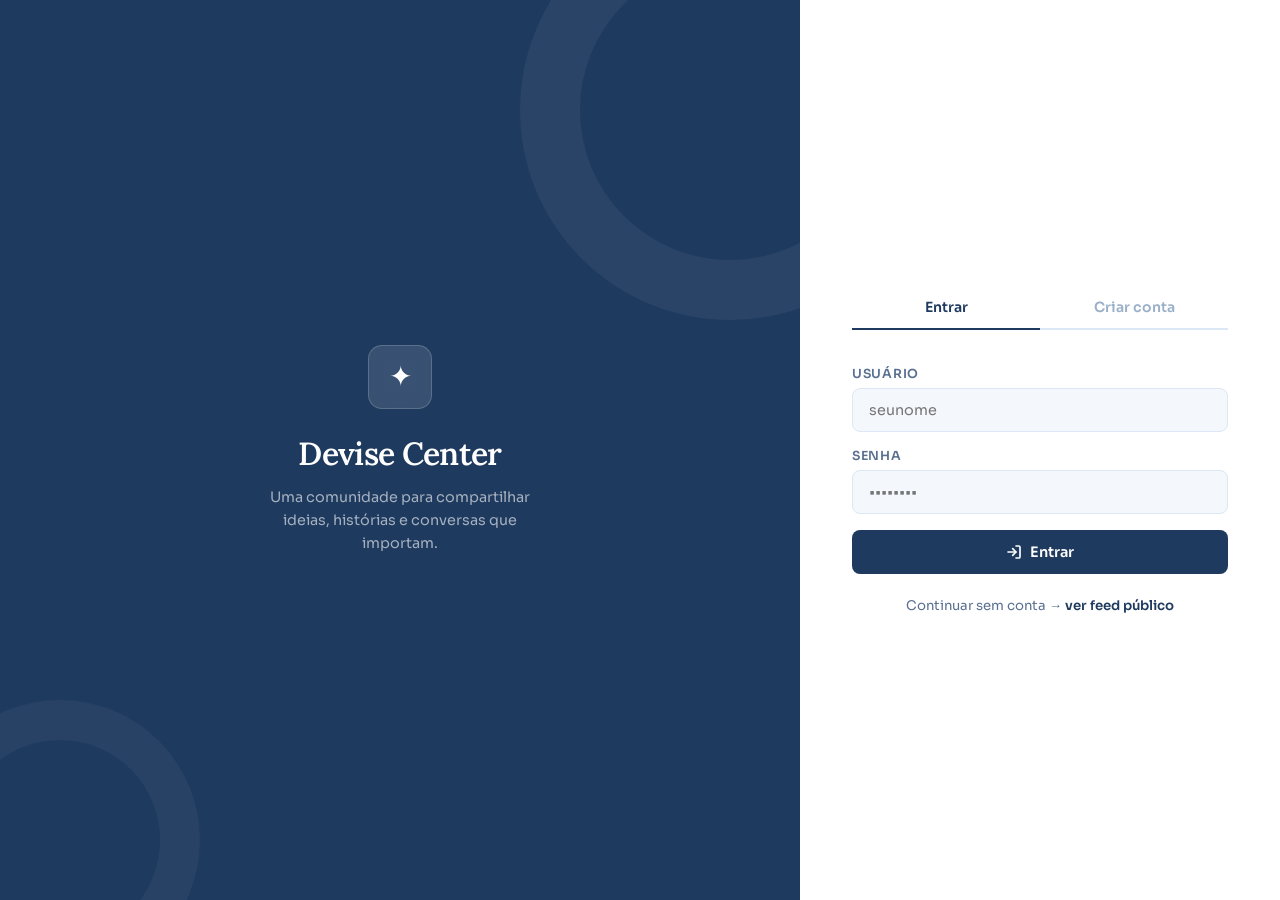
<file: index.html>
<!DOCTYPE html>
<html lang="pt-BR">

<head>
  <meta charset="UTF-8">
  <meta name="viewport" content="width=device-width, initial-scale=1.0">
  <title>Devise Center</title>
  <link rel="preconnect" href="https://fonts.googleapis.com">
  <link
    href="https://fonts.googleapis.com/css2?family=Sora:wght@300;400;500;600;700&family=Lora:ital,wght@0,400;0,600;1,400&display=swap"
    rel="stylesheet">
  <link rel="stylesheet" href="/style/styles.css">
</head>

<body>

  <!-- ═══════════════════════════════
     AUTH VIEW
═══════════════════════════════ -->
  <div id="view-auth" class="view active">
    <div class="auth-left">
      <div class="auth-brand">
        <div class="auth-brand-icon">✦</div>
        <h1>Devise Center</h1>
        <p>Uma comunidade para compartilhar ideias, histórias e conversas que importam.</p>
      </div>
    </div>
    <div class="auth-right">
      <div class="auth-tabs">
        <div class="auth-tab active" onclick="switchAuthTab('login')">Entrar</div>
        <div class="auth-tab" onclick="switchAuthTab('register')">Criar conta</div>
      </div>

      <!-- Login Form -->
      <form id="login-form" class="auth-form active" onsubmit="handleLogin(event)">
        <div class="form-group">
          <label>Usuário</label>
          <input type="text" id="login-username" placeholder="seunome" required autocomplete="username">
        </div>
        <div class="form-group">
          <label>Senha</label>
          <input type="password" id="login-password" placeholder="••••••••" required autocomplete="current-password">
        </div>
        <div class="error-msg" id="login-error"></div>
        <button type="submit" class="btn-primary" id="login-btn">
          <svg xmlns="http://www.w3.org/2000/svg" width="16" height="16" viewBox="0 0 24 24" fill="none"
            stroke="currentColor" stroke-width="2.5" stroke-linecap="round" stroke-linejoin="round">
            <path d="M15 3h4a2 2 0 0 1 2 2v14a2 2 0 0 1-2 2h-4" />
            <polyline points="10 17 15 12 10 7" />
            <line x1="15" y1="12" x2="3" y2="12" />
          </svg>
          Entrar
        </button>
      </form>

      <!-- Register Form -->
      <form id="register-form" class="auth-form" onsubmit="handleRegister(event)">
        <div class="form-group">
          <label>Usuário</label>
          <input type="text" id="reg-username" placeholder="seunome" required autocomplete="username">
        </div>
        <div class="form-group">
          <label>Email</label>
          <input type="email" id="reg-email" placeholder="seu@email.com" required autocomplete="email">
        </div>
        <div class="form-group">
          <label>Senha</label>
          <input type="password" id="reg-password" placeholder="••••••••" required autocomplete="new-password"
            minlength="6">
        </div>
        <div class="error-msg" id="register-error"></div>
        <button type="submit" class="btn-primary" id="register-btn">
          <svg xmlns="http://www.w3.org/2000/svg" width="16" height="16" viewBox="0 0 24 24" fill="none"
            stroke="currentColor" stroke-width="2.5" stroke-linecap="round" stroke-linejoin="round">
            <path d="M16 21v-2a4 4 0 0 0-4-4H6a4 4 0 0 0-4 4v2" />
            <circle cx="9" cy="7" r="4" />
            <line x1="19" y1="8" x2="19" y2="14" />
            <line x1="22" y1="11" x2="16" y2="11" />
          </svg>
          Criar conta
        </button>
      </form>

      <div class="auth-skip">
        <a href="#" onclick="enterAsGuest()">Continuar sem conta → <span>ver feed público</span></a>
      </div>
    </div>
  </div>

  <!-- ═══════════════════════════════
     APP VIEW
═══════════════════════════════ -->
  <div id="view-app" class="view">

    <!-- SIDEBAR -->
    <aside class="sidebar" id="sidebar">
      <div class="sidebar-header">
        <div class="sidebar-logo">✦</div>
        <div class="sidebar-title">Devise Center</div>
        <button class="sidebar-toggle" onclick="toggleSidebar()" title="Recolher sidebar">
          <svg xmlns="http://www.w3.org/2000/svg" width="12" height="12" viewBox="0 0 24 24" fill="none"
            stroke="currentColor" stroke-width="2.5" stroke-linecap="round" stroke-linejoin="round">
            <polyline points="15 18 9 12 15 6" />
          </svg>
        </button>
      </div>
      <nav class="sidebar-nav" onclick="toggleSidebar()">
        <a class="nav-item active" onclick="showPage('home')" title="Feed">
          <svg xmlns="http://www.w3.org/2000/svg" width="20" height="20" viewBox="0 0 24 24" fill="none"
            stroke="currentColor" stroke-width="2" stroke-linecap="round" stroke-linejoin="round">
            <path d="m3 9 9-7 9 7v11a2 2 0 0 1-2 2H5a2 2 0 0 1-2-2z" />
            <polyline points="9 22 9 12 15 12 15 22" />
          </svg>
          <span>Feed</span>
        </a>
        <a class="nav-item" onclick="showPage('profile-own')" id="sidebar-profile-link" title="Meu Perfil">
          <svg xmlns="http://www.w3.org/2000/svg" width="20" height="20" viewBox="0 0 24 24" fill="none"
            stroke="currentColor" stroke-width="2" stroke-linecap="round" stroke-linejoin="round">
            <path d="M20 21v-2a4 4 0 0 0-4-4H8a4 4 0 0 0-4 4v2" />
            <circle cx="12" cy="7" r="4" />
          </svg>
          <span>Meu Perfil</span>
        </a>
      </nav>
      <div class="sidebar-footer">
        <div class="sidebar-user" onclick="handleSidebarUserClick()" id="sidebar-user-btn">
          <div class="sidebar-avatar" id="sidebar-avatar">?</div>
          <div class="sidebar-user-info">
            <div class="sidebar-username" id="sidebar-username">Visitante</div>
            <div class="sidebar-email" id="sidebar-email-display">Não autenticado</div>
          </div>
        </div>
      </div>
    </aside>

    <!-- MAIN -->
    <div class="main-content" id="main-content">
      <header class="topbar">
        <div class="topbar-title" id="topbar-title">Feed</div>
        <div class="search-bar">
          <svg class="search-icon" xmlns="http://www.w3.org/2000/svg" viewBox="0 0 24 24" fill="none"
            stroke="currentColor" stroke-width="2" stroke-linecap="round" stroke-linejoin="round">
            <circle cx="11" cy="11" r="8" />
            <line x1="21" y1="21" x2="16.65" y2="16.65" />
          </svg>
          <input type="text" placeholder="Buscar posts..." id="search-input" oninput="filterFeed(this.value)">
        </div>
        <div class="topbar-actions">
          <button class="btn-new-post" onclick="openNewPostModal()" id="new-post-btn">
            <svg xmlns="http://www.w3.org/2000/svg" width="14" height="14" viewBox="0 0 24 24" fill="none"
              stroke="currentColor" stroke-width="2.5" stroke-linecap="round" stroke-linejoin="round">
              <line x1="12" y1="5" x2="12" y2="19" />
              <line x1="5" y1="12" x2="19" y2="12" />
            </svg>
            Novo Post
          </button>
          <button class="btn-ghost" onclick="handleLogout()" id="logout-btn" style="display:none">Sair</button>
        </div>
      </header>

      <!-- PAGE: HOME -->
      <div id="page-home" class="page active">
        <div class="page-content">
          <div class="feed" id="feed-container">
            <!-- skeleton -->
            <div class="loading-skeleton">
              <div class="skel-header">
                <div class="skel skel-circle"></div>
                <div class="skel-lines">
                  <div class="skel" style="height:14px;width:60%"></div>
                  <div class="skel" style="height:11px;width:40%"></div>
                </div>
              </div>
              <div class="skel" style="height:18px;width:80%"></div>
              <div class="skel" style="height:12px;width:100%"></div>
              <div class="skel" style="height:12px;width:90%"></div>
            </div>
            <div class="loading-skeleton">
              <div class="skel-header">
                <div class="skel skel-circle"></div>
                <div class="skel-lines">
                  <div class="skel" style="height:14px;width:50%"></div>
                  <div class="skel" style="height:11px;width:35%"></div>
                </div>
              </div>
              <div class="skel" style="height:18px;width:70%"></div>
              <div class="skel" style="height:12px;width:100%"></div>
              <div class="skel" style="height:12px;width:75%"></div>
            </div>
          </div>
        </div>
      </div>

      <!-- PAGE: POST DETAIL -->
      <div id="page-post" class="page">
        <div class="page-content">
          <button class="back-btn" onclick="showPage('home')">
            <svg xmlns="http://www.w3.org/2000/svg" width="16" height="16" viewBox="0 0 24 24" fill="none"
              stroke="currentColor" stroke-width="2.5" stroke-linecap="round" stroke-linejoin="round">
              <polyline points="15 18 9 12 15 6" />
            </svg>
            Voltar ao feed
          </button>
          <div id="post-detail-container"></div>
          <div class="comments-section" id="comments-container"></div>
        </div>
      </div>

      <!-- PAGE: PROFILE -->
      <div id="page-profile" class="page">
        <div class="page-content-wide" id="profile-content"></div>
      </div>

    </div><!-- /main-content -->
  </div><!-- /view-app -->

  <!-- ─── NEW POST MODAL ─── -->
  <div class="modal-overlay" id="new-post-overlay" onclick="closeNewPostModal(event)">
    <div class="modal">
      <div class="modal-header">
        <div class="modal-title">Novo Post</div>
        <button class="modal-close" onclick="closeNewPostModalDirect()">×</button>
      </div>
      <div class="modal-form">
        <div class="form-group">
          <label>Conteúdo</label>
          <textarea id="new-post-content" placeholder="Compartilhe sua ideia..."
            style="padding:12px 16px;border:1.5px solid var(--border);border-radius:8px;font-family:Sora,sans-serif;font-size:.9rem;outline:none;resize:none;min-height:120px;background:var(--navy-mist);color:var(--text-primary);width:100%;transition:all .22s"
            onfocus="this.style.borderColor='var(--navy)';this.style.background='white'"
            onblur="this.style.borderColor='var(--border)';this.style.background='var(--navy-mist)'"></textarea>
        </div>
        <div class="form-group">
          <label>Imagem (opcional)</label>
          <div class="file-upload-area" onclick="document.getElementById('post-image-input').click()">
            <svg xmlns="http://www.w3.org/2000/svg" viewBox="0 0 24 24" fill="none" stroke="currentColor"
              stroke-width="1.5" stroke-linecap="round" stroke-linejoin="round">
              <rect x="3" y="3" width="18" height="18" rx="2" />
              <circle cx="8.5" cy="8.5" r="1.5" />
              <polyline points="21 15 16 10 5 21" />
            </svg>
            <p id="upload-label">Clique para selecionar uma imagem</p>
            <input type="file" id="post-image-input" accept="image/*" style="display:none"
              onchange="handleFileSelect(this)">
          </div>
        </div>
        <div class="error-msg" id="post-error"></div>
        <div class="modal-footer">
          <button class="btn-ghost" onclick="closeNewPostModalDirect()">Cancelar</button>
          <button class="btn-primary" onclick="submitNewPost()">
            <svg xmlns="http://www.w3.org/2000/svg" width="14" height="14" viewBox="0 0 24 24" fill="none"
              stroke="currentColor" stroke-width="2.5" stroke-linecap="round" stroke-linejoin="round">
              <line x1="22" y1="2" x2="11" y2="13" />
              <polygon points="22 2 15 22 11 13 2 9 22 2" />
            </svg>
            Publicar
          </button>
        </div>
      </div>
    </div>
  </div>

  <!-- ─── EDIT POST MODAL ─── -->
  <div class="modal-overlay" id="edit-post-overlay" onclick="closeEditModal(event)">
    <div class="modal">
      <div class="modal-header">
        <div class="modal-title">Editar Post</div>
        <button class="modal-close" onclick="closeEditModalDirect()">×</button>
      </div>

      <div class="modal-form">
        <input type="hidden" id="edit-post-id">

        <div class="form-group">
          <label>Conteúdo</label>
          <textarea id="edit-post-content"
            style="padding:12px 16px;border:1.5px solid var(--border);border-radius:8px;font-family:Sora,sans-serif;font-size:.9rem;outline:none;resize:none;min-height:120px;background:var(--navy-mist);color:var(--text-primary);width:100%;transition:all .22s"
            onfocus="this.style.borderColor='var(--navy)';this.style.background='white'"
            onblur="this.style.borderColor='var(--border)';this.style.background='var(--navy-mist)'">
        </textarea>
        </div>

        <div class="form-group">
          <label>Imagem (opcional)</label>
          <input type="file" id="edit-post-image" accept="image/*" onchange="handleEditPostImage(event)"
            style="font-family:Sora,sans-serif;font-size:.85rem;">
        </div>

        <div class="error-msg" id="edit-post-error"></div>

        <div class="modal-footer">
          <button class="btn-ghost" onclick="closeEditModalDirect()">Cancelar</button>
          <button class="btn-primary" onclick="submitEditPost()">Salvar</button>
        </div>
      </div>
    </div>
  </div>

  <!-- ─── EDIT PROFILE MODAL ─── -->
  <div class="modal-overlay" id="edit-profile-overlay" onclick="closeEditProfileModal(event)">
    <div class="modal" id="edit-profile-modal">
      <div class="modal-header">
        <div class="modal-title">Editar Perfil</div>
        <button class="modal-close" onclick="closeEditProfileModalDirect()">×</button>
      </div>
      <div class="modal-form">
        <div class="inline-edit-row">
          <div class="form-group">
            <label>Usuário</label>
            <input type="text" id="edit-username">
          </div>
          <div class="form-group">
            <label>Email</label>
            <input type="email" id="edit-email">
          </div>
        </div>
        <div class="form-group">
          <label>Nova senha (deixe em branco para não alterar)</label>
          <input type="password" id="edit-password" placeholder="••••••••">
        </div>
        <div class="form-group">
          <label>Foto de perfil</label>
          <div class="file-upload-area" onclick="document.getElementById('profile-pic-input').click()">
            <svg xmlns="http://www.w3.org/2000/svg" style="width:28px;height:28px;color:var(--navy);opacity:.5"
              viewBox="0 0 24 24" fill="none" stroke="currentColor" stroke-width="1.5" stroke-linecap="round"
              stroke-linejoin="round">
              <path d="M20 21v-2a4 4 0 0 0-4-4H8a4 4 0 0 0-4 4v2" />
              <circle cx="12" cy="7" r="4" />
            </svg>
            <p id="profile-upload-label">Clique para selecionar uma foto</p>
            <input type="file" id="profile-pic-input" accept="image/*" style="display:none"
              onchange="handleProfilePicSelect(this)">
          </div>
        </div>
        <div class="error-msg" id="edit-profile-error"></div>
        <div class="modal-footer">
          <button class="btn-ghost" onclick="closeEditProfileModalDirect()">Cancelar</button>
          <button class="btn-primary" onclick="submitEditProfile()">Salvar</button>
        </div>
      </div>
    </div>
  </div>

  <!-- TOAST CONTAINER -->
  <div class="toast-container" id="toast-container"></div>

  <script src="/js/app.js"></script>
</body>

</html>
</file>
<file: style/styles.css>
:root {
  --navy: #1e3a5f;
  --navy-mid: #2a4f80;
  --navy-light: #3a6fa8;
  --navy-ghost: #e8eef5;
  --navy-mist: #f4f7fb;
  --white: #ffffff;
  --text-primary: #0f1f33;
  --text-secondary: #5a7090;
  --text-muted: #9ab0c8;
  --border: #dce8f5;
  --border-soft: #eef4fc;
  --sidebar-w: 240px;
  --sidebar-collapsed: 64px;
  --radius-sm: 8px;
  --radius-md: 14px;
  --radius-lg: 20px;
  --radius-full: 999px;
  --shadow-card: 0 2px 12px rgba(30, 58, 95, 0.07);
  --shadow-hover: 0 6px 24px rgba(30, 58, 95, 0.13);
  --transition: all 0.22s cubic-bezier(0.4, 0, 0.2, 1);
}

*,
*::before,
*::after {
  box-sizing: border-box;
  margin: 0;
  padding: 0;
}

body {
  font-family: "Sora", sans-serif;
  background: var(--navy-mist);
  color: var(--text-primary);
  min-height: 100vh;
  overflow-x: hidden;
}

/* ── VIEWS ── */
.view {
  display: none;
}
.view.active {
  display: flex;
}

/* ══════════════════════════════
   AUTH VIEW
══════════════════════════════ */
#view-auth {
  min-height: 100vh;
  align-items: stretch;
}

.auth-left {
  flex: 1;
  background: var(--navy);
  display: flex;
  flex-direction: column;
  align-items: center;
  justify-content: center;
  padding: 60px 48px;
  position: relative;
  overflow: hidden;
}

.auth-left::before {
  content: "";
  position: absolute;
  width: 420px;
  height: 420px;
  border-radius: 50%;
  border: 60px solid rgba(255, 255, 255, 0.05);
  top: -100px;
  right: -140px;
}
.auth-left::after {
  content: "";
  position: absolute;
  width: 280px;
  height: 280px;
  border-radius: 50%;
  border: 40px solid rgba(255, 255, 255, 0.04);
  bottom: -80px;
  left: -80px;
}

.auth-brand {
  text-align: center;
  color: white;
  position: relative;
  z-index: 1;
}
.auth-brand-icon {
  width: 64px;
  height: 64px;
  background: rgba(255, 255, 255, 0.12);
  border-radius: var(--radius-md);
  display: flex;
  align-items: center;
  justify-content: center;
  margin: 0 auto 24px;
  font-size: 28px;
  backdrop-filter: blur(8px);
  border: 1px solid rgba(255, 255, 255, 0.18);
}
.auth-brand h1 {
  font-family: "Lora", serif;
  font-size: 2rem;
  font-weight: 600;
  letter-spacing: -0.02em;
  margin-bottom: 12px;
}
.auth-brand p {
  font-size: 0.9rem;
  color: rgba(255, 255, 255, 0.6);
  line-height: 1.6;
  max-width: 280px;
}

.auth-right {
  width: 480px;
  background: white;
  display: flex;
  flex-direction: column;
  justify-content: center;
  padding: 56px 52px;
}

.auth-tabs {
  display: flex;
  gap: 0;
  border-bottom: 2px solid var(--border);
  margin-bottom: 36px;
}
.auth-tab {
  flex: 1;
  padding: 12px;
  text-align: center;
  font-size: 0.875rem;
  font-weight: 600;
  color: var(--text-muted);
  cursor: pointer;
  border-bottom: 2px solid transparent;
  margin-bottom: -2px;
  transition: var(--transition);
}
.auth-tab.active {
  color: var(--navy);
  border-bottom-color: var(--navy);
}

.auth-form {
  display: none;
  flex-direction: column;
  gap: 16px;
}
.auth-form.active {
  display: flex;
}

.form-group {
  display: flex;
  flex-direction: column;
  gap: 6px;
}
.form-group label {
  font-size: 0.78rem;
  font-weight: 600;
  color: var(--text-secondary);
  text-transform: uppercase;
  letter-spacing: 0.06em;
}
.form-group input {
  padding: 12px 16px;
  border: 1.5px solid var(--border);
  border-radius: var(--radius-sm);
  font-family: "Sora", sans-serif;
  font-size: 0.9rem;
  color: var(--text-primary);
  transition: var(--transition);
  outline: none;
  background: var(--navy-mist);
}
.form-group input:focus {
  border-color: var(--navy);
  background: white;
  box-shadow: 0 0 0 3px rgba(30, 58, 95, 0.08);
}

.btn-primary {
  padding: 13px 24px;
  background: var(--navy);
  color: white;
  border: none;
  border-radius: var(--radius-sm);
  font-family: "Sora", sans-serif;
  font-size: 0.9rem;
  font-weight: 600;
  cursor: pointer;
  transition: var(--transition);
  display: flex;
  align-items: center;
  justify-content: center;
  gap: 8px;
}
.btn-primary:hover {
  background: var(--navy-mid);
  transform: translateY(-1px);
  box-shadow: var(--shadow-hover);
}

.btn-ghost {
  padding: 11px 20px;
  background: transparent;
  color: var(--navy);
  border: 1.5px solid var(--border);
  border-radius: var(--radius-sm);
  font-family: "Sora", sans-serif;
  font-size: 0.875rem;
  font-weight: 500;
  cursor: pointer;
  transition: var(--transition);
}
.btn-ghost:hover {
  border-color: var(--navy);
  background: var(--navy-ghost);
}

.btn-danger {
  padding: 9px 16px;
  background: #fee2e2;
  color: #b91c1c;
  border: none;
  border-radius: var(--radius-sm);
  font-family: "Sora", sans-serif;
  font-size: 0.8rem;
  font-weight: 600;
  cursor: pointer;
  transition: var(--transition);
}
.btn-danger:hover {
  background: #fecaca;
}

.error-msg {
  font-size: 0.8rem;
  color: #dc2626;
  background: #fef2f2;
  border: 1px solid #fecaca;
  border-radius: var(--radius-sm);
  padding: 10px 14px;
  display: none;
}
.error-msg.show {
  display: block;
}

.auth-skip {
  text-align: center;
  margin-top: 20px;
}
.auth-skip a {
  font-size: 0.83rem;
  color: var(--text-secondary);
  text-decoration: none;
  transition: var(--transition);
}
.auth-skip a:hover {
  color: var(--navy);
}
.auth-skip a span {
  font-weight: 600;
  color: var(--navy);
}

/* ══════════════════════════════
   APP LAYOUT
══════════════════════════════ */
#view-app {
  min-height: 100vh;
  flex-direction: row;
}

/* ── SIDEBAR ── */
.sidebar {
  width: var(--sidebar-w);
  min-height: 100vh;
  background: white;
  border-right: 1px solid var(--border);
  display: flex;
  flex-direction: column;
  position: fixed;
  top: 0;
  left: 0;
  z-index: 100;
  transition: width 0.28s cubic-bezier(0.4, 0, 0.2, 1);
  overflow: hidden;
}
.sidebar.collapsed {
  width: var(--sidebar-collapsed);
}

.sidebar-header {
  padding: 20px 16px 16px;
  display: flex;
  align-items: center;
  gap: 12px;
  border-bottom: 1px solid var(--border-soft);
  min-height: 68px;
}
.sidebar-logo {
  width: 36px;
  height: 36px;
  background: var(--navy);
  border-radius: var(--radius-sm);
  display: flex;
  align-items: center;
  justify-content: center;
  color: white;
  font-size: 16px;
  flex-shrink: 0;
}
.sidebar-title {
  font-family: "Lora", serif;
  font-size: 1.05rem;
  font-weight: 600;
  color: var(--navy);
  white-space: nowrap;
  overflow: hidden;
  transition:
    opacity 0.2s,
    width 0.2s;
}
.sidebar.collapsed .sidebar-title {
  opacity: 0;
  width: 0;
}

.sidebar-toggle {
  margin-left: auto;
  width: 28px;
  height: 28px;
  border-radius: 50%;
  border: 1.5px solid var(--border);
  background: white;
  cursor: pointer;
  display: flex;
  align-items: center;
  justify-content: center;
  font-size: 12px;
  color: var(--text-secondary);
  transition: var(--transition);
  flex-shrink: 0;
}
.sidebar-toggle:hover {
  background: var(--navy-ghost);
  color: var(--navy);
  border-color: var(--navy);
}
.sidebar.collapsed .sidebar-toggle {
  transform: rotate(180deg);
}

.sidebar-nav {
  flex: 1;
  padding: 16px 10px;
  display: flex;
  flex-direction: column;
  gap: 4px;
  overflow: hidden;
  cursor: pointer;
}

.nav-item {
  display: flex;
  align-items: center;
  gap: 12px;
  padding: 11px 12px;
  border-radius: var(--radius-sm);
  cursor: pointer;
  transition: var(--transition);
  white-space: nowrap;
  color: var(--text-secondary);
  font-size: 0.875rem;
  font-weight: 500;
  text-decoration: none;
}
.nav-item:hover {
  background: var(--navy-ghost);
  color: var(--navy);
}
.nav-item.active {
  background: var(--navy-ghost);
  color: var(--navy);
  font-weight: 600;
}
.nav-item svg {
  width: 20px;
  height: 20px;
  flex-shrink: 0;
}
.nav-item span {
  overflow: hidden;
  transition: opacity 0.2s;
}
.sidebar.collapsed .nav-item span {
  opacity: 0;
  width: 0;
}
.sidebar.collapsed .nav-item {
  justify-content: center;
  padding: 11px;
}

.sidebar-footer {
  padding: 12px 10px;
  border-top: 1px solid var(--border-soft);
}
.sidebar-user {
  display: flex;
  align-items: center;
  gap: 10px;
  padding: 10px 12px;
  border-radius: var(--radius-sm);
  cursor: pointer;
  transition: var(--transition);
}
.sidebar-user:hover {
  background: var(--navy-ghost);
}
.sidebar-avatar {
  width: 36px;
  height: 36px;
  border-radius: 50%;
  background: var(--navy);
  color: white;
  display: flex;
  align-items: center;
  justify-content: center;
  font-size: 0.8rem;
  font-weight: 700;
  flex-shrink: 0;
  overflow: hidden;
}
.sidebar-avatar img {
  width: 100%;
  height: 100%;
  object-fit: cover;
}
.sidebar-user-info {
  overflow: hidden;
  transition: opacity 0.2s;
}
.sidebar.collapsed .sidebar-user-info {
  opacity: 0;
  width: 0;
}
.sidebar-username {
  font-size: 0.83rem;
  font-weight: 600;
  color: var(--text-primary);
  white-space: nowrap;
}
.sidebar-email {
  font-size: 0.72rem;
  color: var(--text-muted);
  white-space: nowrap;
}

.sidebar.collapsed .sidebar-user {
  justify-content: center;
  padding: 10px;
}

/* ── MAIN CONTENT ── */
.main-content {
  margin-left: var(--sidebar-w);
  flex: 1;
  min-height: 100vh;
  transition: margin-left 0.28s cubic-bezier(0.4, 0, 0.2, 1);
}
.main-content.sidebar-collapsed {
  margin-left: var(--sidebar-collapsed);
}

/* ── TOP BAR ── */
.topbar {
  position: sticky;
  top: 0;
  z-index: 50;
  background: rgba(255, 255, 255, 0.9);
  backdrop-filter: blur(12px);
  border-bottom: 1px solid var(--border);
  padding: 0 32px;
  height: 64px;
  display: flex;
  align-items: center;
  gap: 16px;
}
.topbar-title {
  font-family: "Lora", serif;
  font-size: 1.15rem;
  font-weight: 600;
  color: var(--navy);
}
.search-bar {
  flex: 1;
  max-width: 380px;
  position: relative;
  margin-left: auto;
}
.search-bar input {
  width: 100%;
  padding: 9px 16px 9px 40px;
  border: 1.5px solid var(--border);
  border-radius: var(--radius-full);
  font-family: "Sora", sans-serif;
  font-size: 0.85rem;
  background: var(--navy-mist);
  outline: none;
  transition: var(--transition);
}
.search-bar input:focus {
  border-color: var(--navy);
  background: white;
  box-shadow: 0 0 0 3px rgba(30, 58, 95, 0.07);
}
.search-icon {
  position: absolute;
  left: 14px;
  top: 50%;
  transform: translateY(-50%);
  color: var(--text-muted);
  width: 16px;
  height: 16px;
}
.topbar-actions {
  display: flex;
  align-items: center;
  gap: 10px;
}
.btn-new-post {
  padding: 9px 18px;
  background: var(--navy);
  color: white;
  border: none;
  border-radius: var(--radius-full);
  font-family: "Sora", sans-serif;
  font-size: 0.83rem;
  font-weight: 600;
  cursor: pointer;
  transition: var(--transition);
  display: flex;
  align-items: center;
  gap: 6px;
  white-space: nowrap;
}
.btn-new-post:hover {
  background: var(--navy-mid);
  transform: translateY(-1px);
}

/* ── PAGES ── */
.page {
  display: none;
}
.page.active {
  display: block;
}

.page-content {
  padding: 32px;
  max-width: 680px;
  margin: 0 auto;
}
.page-content-wide {
  padding: 32px;
  max-width: 960px;
  margin: 0 auto;
}

/* ── FEED ── */
.feed {
  display: flex;
  flex-direction: column;
  gap: 20px;
}

.post-card {
  background: white;
  border-radius: var(--radius-lg);
  border: 1px solid var(--border-soft);
  padding: 24px;
  transition: var(--transition);
  cursor: pointer;
  box-shadow: var(--shadow-card);
}
.post-card:hover {
  box-shadow: var(--shadow-hover);
  transform: translateY(-2px);
  border-color: var(--border);
}

.post-header {
  display: flex;
  align-items: center;
  gap: 12px;
  margin-bottom: 16px;
}
.post-avatar {
  width: 42px;
  height: 42px;
  border-radius: 50%;
  background: var(--navy);
  color: white;
  display: flex;
  align-items: center;
  justify-content: center;
  font-size: 0.85rem;
  font-weight: 700;
  flex-shrink: 0;
  overflow: hidden;
}
.post-avatar img {
  width: 100%;
  height: 100%;
  object-fit: cover;
}
.post-meta {
  flex: 1;
}
.post-author {
  font-size: 0.9rem;
  font-weight: 600;
  color: var(--text-primary);
}
.post-time {
  font-size: 0.75rem;
  color: var(--text-muted);
  margin-top: 1px;
}
.post-options {
  width: 32px;
  height: 32px;
  border-radius: 50%;
  border: none;
  background: transparent;
  cursor: pointer;
  color: var(--text-muted);
  display: flex;
  align-items: center;
  justify-content: center;
  font-size: 18px;
  transition: var(--transition);
  position: relative;
}
.post-options:hover {
  background: var(--navy-ghost);
  color: var(--navy);
}

.dropdown-menu {
  position: absolute;
  right: 0;
  top: 38px;
  background: white;
  border: 1px solid var(--border);
  border-radius: var(--radius-md);
  box-shadow: var(--shadow-hover);
  min-width: 140px;
  overflow: hidden;
  z-index: 200;
  display: none;
}
.dropdown-menu.open {
  display: block;
}
.dropdown-item {
  padding: 10px 16px;
  font-size: 0.83rem;
  color: var(--text-primary);
  cursor: pointer;
  transition: var(--transition);
  display: flex;
  align-items: center;
  gap: 8px;
}
.dropdown-item:hover {
  background: var(--navy-ghost);
}
.dropdown-item.danger {
  color: #dc2626;
}
.dropdown-item.danger:hover {
  background: #fef2f2;
}

.post-title {
  font-size: 1.05rem;
  font-weight: 600;
  color: var(--text-primary);
  margin-bottom: 8px;
  line-height: 1.4;
}
.post-body {
  font-size: 0.88rem;
  color: var(--text-secondary);
  line-height: 1.7;
  margin-bottom: 16px;
}
.post-image {
  width: 100%;
  border-radius: var(--radius-md);
  margin-bottom: 16px;
  max-height: 320px;
  object-fit: cover;
  border: 1px solid var(--border-soft);
}
.post-footer {
  display: flex;
  align-items: center;
  gap: 16px;
  padding-top: 14px;
  border-top: 1px solid var(--border-soft);
}
.post-action {
  display: flex;
  align-items: center;
  gap: 6px;
  font-size: 0.8rem;
  color: var(--text-muted);
  cursor: pointer;
  padding: 6px 10px;
  border-radius: var(--radius-full);
  transition: var(--transition);
  border: none;
  background: transparent;
  font-family: "Sora", sans-serif;
}
.post-action:hover {
  background: var(--navy-ghost);
  color: var(--navy);
}
.post-action svg {
  width: 16px;
  height: 16px;
}

.empty-feed {
  text-align: center;
  padding: 60px 24px;
  color: var(--text-muted);
}
.empty-feed svg {
  width: 48px;
  height: 48px;
  margin: 0 auto 16px;
  opacity: 0.4;
  display: block;
}
.empty-feed p {
  font-size: 0.9rem;
}

.loading-skeleton {
  background: white;
  border-radius: var(--radius-lg);
  border: 1px solid var(--border-soft);
  padding: 24px;
  display: flex;
  flex-direction: column;
  gap: 12px;
}
.skel {
  background: linear-gradient(
    90deg,
    var(--navy-ghost) 25%,
    var(--border-soft) 50%,
    var(--navy-ghost) 75%
  );
  background-size: 200% 100%;
  animation: shimmer 1.4s infinite;
  border-radius: 6px;
}
@keyframes shimmer {
  0% {
    background-position: 200% 0;
  }
  100% {
    background-position: -200% 0;
  }
}
@keyframes spin {
  to {
    transform: rotate(360deg);
  }
}
.skel-header {
  display: flex;
  gap: 12px;
  align-items: center;
}
.skel-circle {
  width: 42px;
  height: 42px;
  border-radius: 50%;
  flex-shrink: 0;
}
.skel-lines {
  flex: 1;
  display: flex;
  flex-direction: column;
  gap: 6px;
}

/* ── POST DETAIL ── */
.back-btn {
  display: flex;
  align-items: center;
  gap: 8px;
  font-size: 0.85rem;
  font-weight: 600;
  color: var(--text-secondary);
  cursor: pointer;
  padding: 8px 0;
  margin-bottom: 20px;
  border: none;
  background: none;
  font-family: "Sora", sans-serif;
  transition: var(--transition);
}
.back-btn:hover {
  color: var(--navy);
}

.post-detail-card {
  background: white;
  border-radius: var(--radius-lg);
  border: 1px solid var(--border-soft);
  padding: 28px;
  box-shadow: var(--shadow-card);
  margin-bottom: 24px;
}
.post-detail-title {
  font-family: "Lora", serif;
  font-size: 1.5rem;
  font-weight: 600;
  color: var(--text-primary);
  margin-bottom: 12px;
  line-height: 1.4;
}
.post-detail-body {
  font-size: 0.93rem;
  color: var(--text-secondary);
  line-height: 1.8;
}

.comments-section h3 {
  font-size: 0.95rem;
  font-weight: 700;
  color: var(--text-primary);
  margin-bottom: 16px;
}

.comment-form {
  background: white;
  border-radius: var(--radius-lg);
  border: 1px solid var(--border-soft);
  padding: 20px;
  margin-bottom: 20px;
  box-shadow: var(--shadow-card);
}
.comment-input {
  width: 100%;
  padding: 12px 16px;
  border: 1.5px solid var(--border);
  border-radius: var(--radius-sm);
  font-family: "Sora", sans-serif;
  font-size: 0.88rem;
  resize: none;
  outline: none;
  transition: var(--transition);
  min-height: 80px;
  color: var(--text-primary);
  background: var(--navy-mist);
}
.comment-input:focus {
  border-color: var(--navy);
  background: white;
  box-shadow: 0 0 0 3px rgba(30, 58, 95, 0.07);
}
.comment-form-footer {
  display: flex;
  justify-content: flex-end;
  margin-top: 12px;
}

.comment-card {
  background: white;
  border-radius: var(--radius-md);
  border: 1px solid var(--border-soft);
  padding: 18px;
  margin-bottom: 12px;
  box-shadow: var(--shadow-card);
}
.comment-header {
  display: flex;
  align-items: center;
  gap: 10px;
  margin-bottom: 10px;
}
.comment-avatar {
  width: 34px;
  height: 34px;
  border-radius: 50%;
  background: var(--navy);
  color: white;
  display: flex;
  align-items: center;
  justify-content: center;
  font-size: 0.75rem;
  font-weight: 700;
  overflow: hidden;
}
.comment-avatar img {
  width: 100%;
  height: 100%;
  object-fit: cover;
}
.comment-author {
  font-size: 0.85rem;
  font-weight: 600;
  color: var(--text-primary);
}
.comment-time {
  font-size: 0.72rem;
  color: var(--text-muted);
}
.comment-body {
  font-size: 0.85rem;
  color: var(--text-secondary);
  line-height: 1.65;
}
.comment-reply-btn {
  font-size: 0.75rem;
  font-weight: 600;
  color: var(--navy);
  background: none;
  border: none;
  cursor: pointer;
  margin-top: 8px;
  font-family: "Sora", sans-serif;
  transition: var(--transition);
  padding: 0;
}
.comment-reply-btn:hover {
  color: var(--navy-mid);
  text-decoration: underline;
}

.replies-container {
  margin-top: 12px;
  padding-left: 16px;
  border-left: 2px solid var(--border);
  display: flex;
  flex-direction: column;
  gap: 10px;
}
.reply-card {
  background: var(--navy-mist);
  border-radius: var(--radius-sm);
  padding: 14px;
}

.reply-form {
  margin-top: 10px;
}
.reply-input {
  width: 100%;
  padding: 10px 14px;
  border: 1.5px solid var(--border);
  border-radius: var(--radius-sm);
  font-family: "Sora", sans-serif;
  font-size: 0.83rem;
  resize: none;
  outline: none;
  transition: var(--transition);
  min-height: 60px;
  background: var(--navy-mist);
}
.reply-input:focus {
  border-color: var(--navy);
  background: white;
  box-shadow: 0 0 0 3px rgba(30, 58, 95, 0.07);
}
.reply-form-footer {
  display: flex;
  gap: 8px;
  justify-content: flex-end;
  margin-top: 8px;
}

/* ── PROFILE ── */
.profile-header-card {
  background: white;
  border-radius: var(--radius-lg);
  border: 1px solid var(--border-soft);
  padding: 32px;
  box-shadow: var(--shadow-card);
  display: flex;
  align-items: center;
  gap: 24px;
  margin-bottom: 28px;
}
.profile-avatar-wrap {
  position: relative;
}
.profile-avatar {
  width: 88px;
  height: 88px;
  border-radius: 50%;
  background: var(--navy);
  color: white;
  display: flex;
  align-items: center;
  justify-content: center;
  font-size: 1.8rem;
  font-weight: 700;
  overflow: hidden;
  border: 3px solid var(--navy-ghost);
}
.profile-avatar img {
  width: 100%;
  height: 100%;
  object-fit: cover;
}
.profile-avatar-edit {
  position: absolute;
  bottom: 2px;
  right: 2px;
  width: 28px;
  height: 28px;
  background: var(--navy);
  color: white;
  border-radius: 50%;
  border: 2px solid white;
  display: flex;
  align-items: center;
  justify-content: center;
  cursor: pointer;
  font-size: 11px;
  transition: var(--transition);
}
.profile-avatar-edit:hover {
  background: var(--navy-mid);
}
.profile-info {
  flex: 1;
}
.profile-name {
  font-family: "Lora", serif;
  font-size: 1.4rem;
  font-weight: 600;
  color: var(--text-primary);
  margin-bottom: 4px;
}
.profile-handle {
  font-size: 0.85rem;
  color: var(--text-muted);
  margin-bottom: 12px;
}
.profile-stats {
  display: flex;
  gap: 24px;
}
.profile-stat {
  text-align: center;
}
.profile-stat-num {
  font-size: 1.1rem;
  font-weight: 700;
  color: var(--navy);
}
.profile-stat-label {
  font-size: 0.72rem;
  color: var(--text-muted);
  text-transform: uppercase;
  letter-spacing: 0.06em;
}
.profile-actions {
  display: flex;
  gap: 10px;
  margin-top: 16px;
}

.profile-grid {
  display: grid;
  grid-template-columns: repeat(3, 1fr);
  gap: 12px;
}
.profile-grid-item {
  aspect-ratio: 1;
  background: var(--navy-ghost);
  border-radius: var(--radius-md);
  overflow: hidden;
  cursor: pointer;
  transition: var(--transition);
  position: relative;
  border: 1px solid var(--border-soft);
}
.profile-grid-item:hover {
  transform: scale(1.02);
  box-shadow: var(--shadow-hover);
}
.profile-grid-item img {
  width: 100%;
  height: 100%;
  object-fit: cover;
}
.profile-grid-item-content {
  position: absolute;
  inset: 0;
  padding: 12px;
  display: flex;
  flex-direction: column;
  justify-content: flex-end;
  background: linear-gradient(
    to top,
    rgba(30, 58, 95, 0.7) 0%,
    transparent 50%
  );
  opacity: 0;
  transition: var(--transition);
}
.profile-grid-item:hover .profile-grid-item-content {
  opacity: 1;
}
.profile-grid-item-title {
  font-size: 0.78rem;
  font-weight: 600;
  color: white;
  line-height: 1.3;
}
.profile-grid-item-text {
  position: absolute;
  inset: 0;
  display: flex;
  align-items: center;
  justify-content: center;
  padding: 16px;
}
.profile-grid-item-text p {
  font-size: 0.8rem;
  color: var(--text-secondary);
  text-align: center;
  line-height: 1.5;
  display: -webkit-box;
  -webkit-line-clamp: 5;
  -webkit-box-orient: vertical;
  overflow: hidden;
}

.profile-section-title {
  font-size: 0.95rem;
  font-weight: 700;
  color: var(--text-primary);
  margin-bottom: 16px;
  display: flex;
  align-items: center;
  gap: 8px;
}
.profile-section-title span {
  background: var(--navy-ghost);
  color: var(--navy);
  font-size: 0.72rem;
  font-weight: 700;
  padding: 2px 8px;
  border-radius: var(--radius-full);
}

/* ── NEW POST MODAL ── */
.modal-overlay {
  position: fixed;
  inset: 0;
  background: rgba(15, 31, 51, 0.45);
  backdrop-filter: blur(4px);
  z-index: 500;
  display: flex;
  align-items: center;
  justify-content: center;
  padding: 20px;
  opacity: 0;
  pointer-events: none;
  transition: opacity 0.22s;
}
.modal-overlay.open {
  opacity: 1;
  pointer-events: all;
}
.modal {
  background: white;
  border-radius: var(--radius-lg);
  padding: 32px;
  width: 100%;
  max-width: 540px;
  box-shadow: 0 20px 60px rgba(30, 58, 95, 0.18);
  transform: translateY(16px) scale(0.97);
  transition: transform 0.22s cubic-bezier(0.4, 0, 0.2, 1);
}
.modal-overlay.open .modal {
  transform: translateY(0) scale(1);
}
.modal-header {
  display: flex;
  align-items: center;
  justify-content: space-between;
  margin-bottom: 24px;
}
.modal-title {
  font-family: "Lora", serif;
  font-size: 1.1rem;
  font-weight: 600;
  color: var(--navy);
}
.modal-close {
  width: 32px;
  height: 32px;
  border-radius: 50%;
  border: 1.5px solid var(--border);
  background: white;
  cursor: pointer;
  display: flex;
  align-items: center;
  justify-content: center;
  font-size: 18px;
  color: var(--text-muted);
  transition: var(--transition);
}
.modal-close:hover {
  background: var(--navy-ghost);
  color: var(--navy);
}
.modal-form {
  display: flex;
  flex-direction: column;
  gap: 16px;
}
.modal-footer {
  display: flex;
  justify-content: flex-end;
  gap: 10px;
  margin-top: 8px;
}

.file-upload-area {
  border: 2px dashed var(--border);
  border-radius: var(--radius-md);
  padding: 24px;
  text-align: center;
  cursor: pointer;
  transition: var(--transition);
}
.file-upload-area:hover {
  border-color: var(--navy);
  background: var(--navy-mist);
}
.file-upload-area p {
  font-size: 0.83rem;
  color: var(--text-muted);
  margin-top: 8px;
}
.file-upload-area svg {
  color: var(--navy);
  opacity: 0.5;
  width: 32px;
  height: 32px;
}

.tag-auth-required {
  display: inline-flex;
  align-items: center;
  gap: 6px;
  background: var(--navy-ghost);
  color: var(--navy);
  font-size: 0.75rem;
  font-weight: 600;
  padding: 4px 10px;
  border-radius: var(--radius-full);
}

/* ── TOAST ── */
.toast-container {
  position: fixed;
  bottom: 24px;
  right: 24px;
  z-index: 1000;
  display: flex;
  flex-direction: column;
  gap: 10px;
}
.toast {
  padding: 14px 20px;
  background: white;
  border-radius: var(--radius-md);
  border: 1px solid var(--border);
  box-shadow: var(--shadow-hover);
  font-size: 0.85rem;
  font-weight: 500;
  display: flex;
  align-items: center;
  gap: 10px;
  min-width: 260px;
  animation: toastIn 0.3s cubic-bezier(0.4, 0, 0.2, 1);
}
.toast.success {
  border-left: 3px solid #16a34a;
}
.toast.error {
  border-left: 3px solid #dc2626;
}
.toast.info {
  border-left: 3px solid var(--navy);
}
@keyframes toastIn {
  from {
    opacity: 0;
    transform: translateX(20px);
  }
  to {
    opacity: 1;
    transform: translateX(0);
  }
}

.badge-navy {
  display: inline-block;
  background: var(--navy);
  color: white;
  font-size: 0.7rem;
  font-weight: 700;
  padding: 2px 8px;
  border-radius: var(--radius-full);
}

/* Edit profile modal */
#edit-profile-modal input,
#edit-profile-modal textarea {
  padding: 12px 16px;
  border: 1.5px solid var(--border);
  border-radius: var(--radius-sm);
  font-family: "Sora", sans-serif;
  font-size: 0.9rem;
  outline: none;
  transition: var(--transition);
  background: var(--navy-mist);
  color: var(--text-primary);
  width: 100%;
}
#edit-profile-modal input:focus,
#edit-profile-modal textarea:focus {
  border-color: var(--navy);
  background: white;
  box-shadow: 0 0 0 3px rgba(30, 58, 95, 0.07);
}

.inline-edit-row {
  display: flex;
  gap: 12px;
}
.inline-edit-row .form-group {
  flex: 1;
}

@media (max-width: 768px) {
  .auth-left {
    display: none;
  }
  .auth-right {
    width: 100%;
  }
  .page-content,
  .page-content-wide {
    padding: 20px;
  }
  .profile-header-card {
    flex-direction: column;
    text-align: center;
  }
  .profile-stats {
    justify-content: center;
  }
  .profile-actions {
    justify-content: center;
  }
}
</file>
